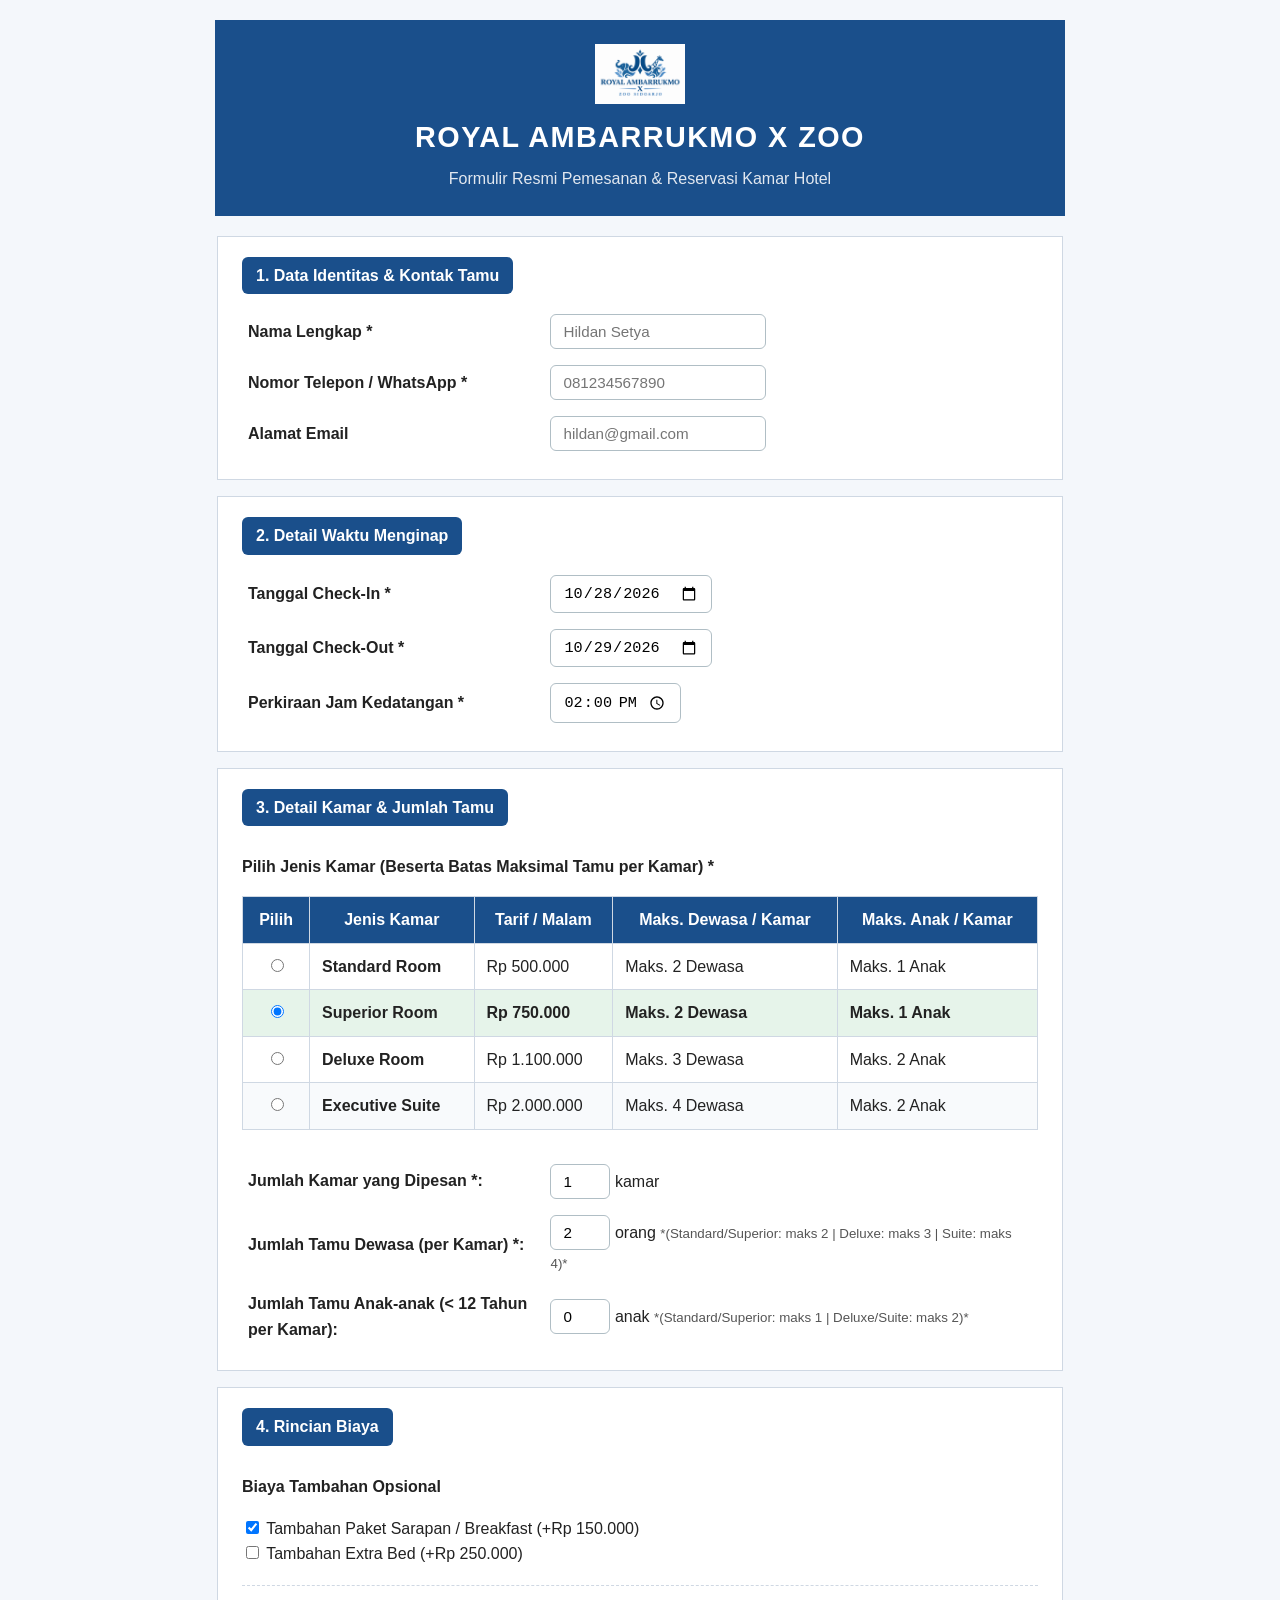
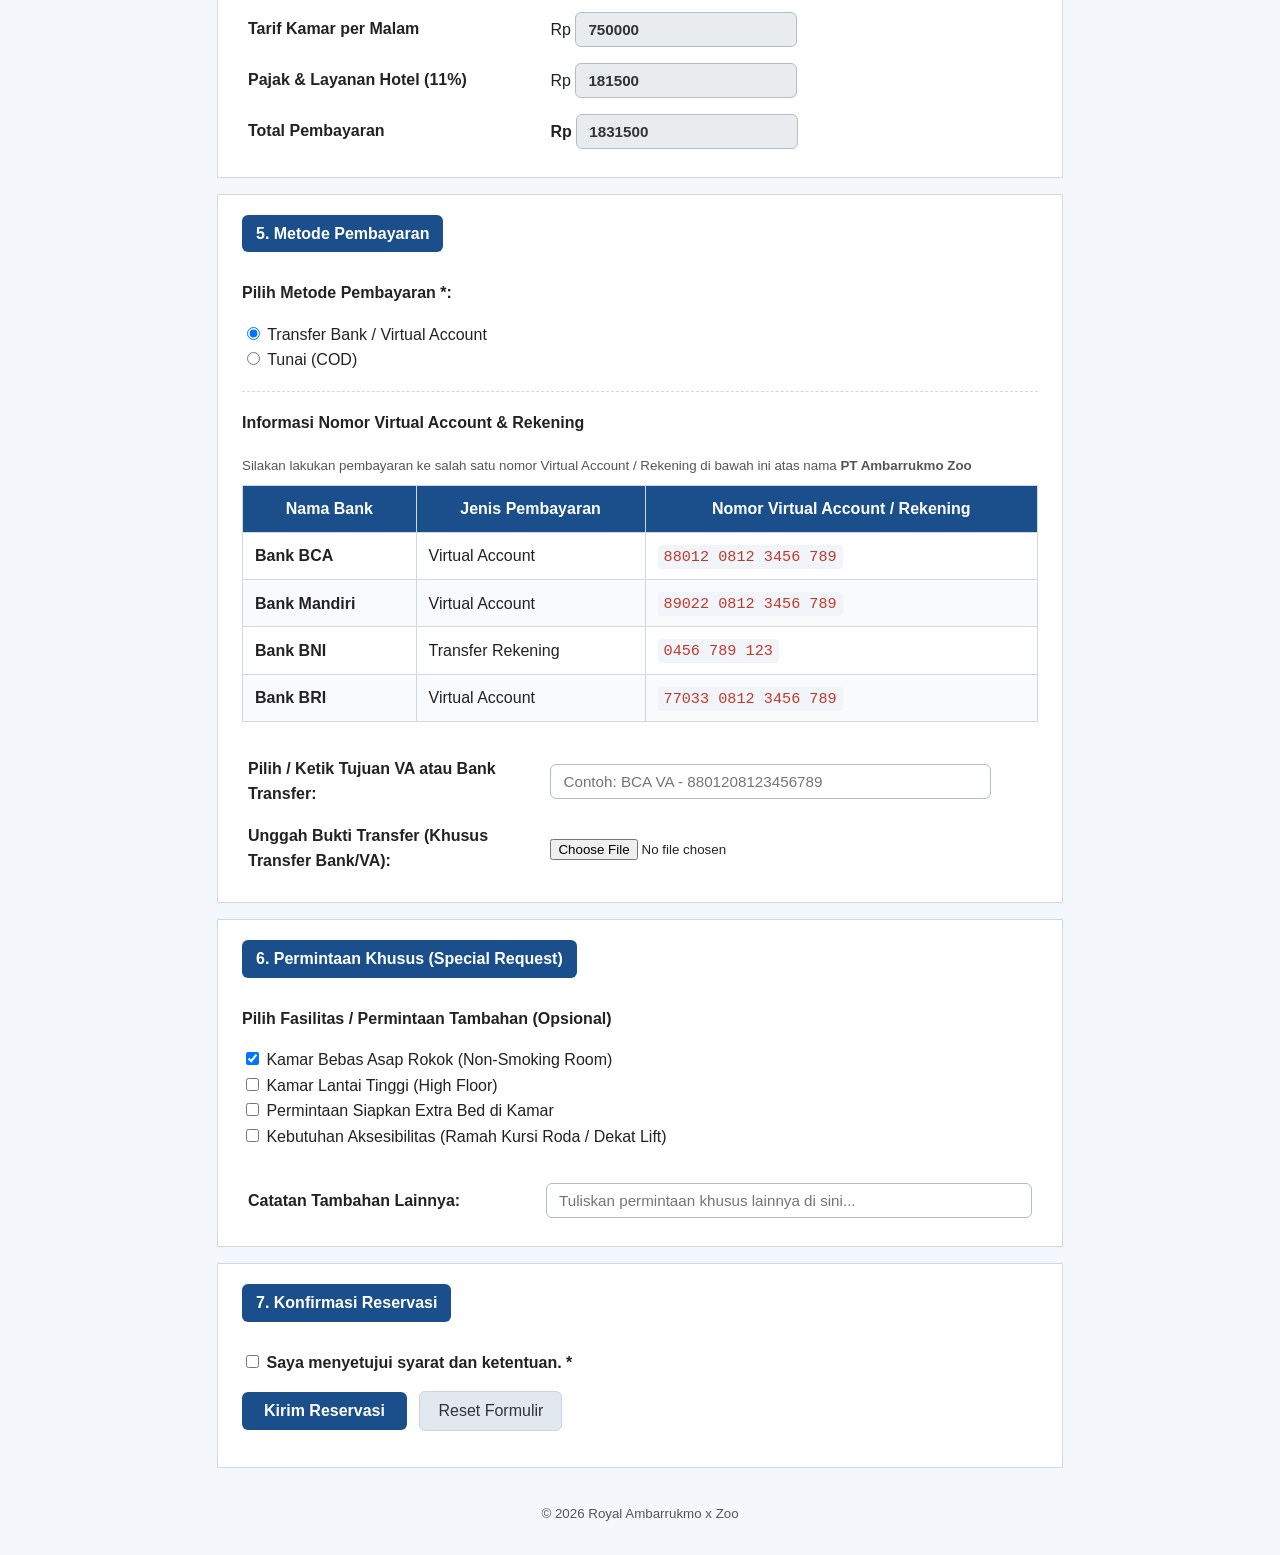
<file: index.html>
<!DOCTYPE html>
<html lang="id">

<head>
  <meta charset="UTF-8">
  <meta name="viewport" content="width=device-width, initial-scale=1.0">
  <title>Formulir Reservasi Kamar - Royal Ambarrukmo Sidoarjo</title>
  <link rel="stylesheet" href="css/style.css">
</head>

<body>

  <header>
    <img src="foto/royal.png" alt="Logo Hotel" class="logo-hotel">
    <h1>ROYAL AMBARRUKMO X ZOO</h1>
    <p>Formulir Resmi Pemesanan &amp; Reservasi Kamar Hotel</p>
  </header>

  <hr>

  <main>
    <form id="form-reservasi" action="berhasil.html" method="get">
      <fieldset>
        <caption><strong>1. Data Identitas &amp; Kontak Tamu</strong></caption>
        <table>
          <tr>
            <td><label for="nama_lengkap">Nama Lengkap *</label></td>
            <td>
              <input type="text" id="nama_lengkap" name="nama_lengkap" placeholder="Hildan Setya" required minlength="3"
                maxlength="60">
            </td>
          </tr>
          <tr>
            <td><label for="telepon">Nomor Telepon / WhatsApp *</label></td>
            <td>
              <input type="tel" id="telepon" name="telepon" placeholder="081234567890" pattern="[0-9+]{10,15}" required>
            </td>
          </tr>
          <tr>
            <td><label for="email">Alamat Email</label></td>
            <td>
              <input type="email" id="email" name="email" placeholder="hildan@gmail.com" autocomplete="email">
            </td>
          </tr>
        </table>
      </fieldset>

      <br>

      <fieldset>
        <caption><strong>2. Detail Waktu Menginap</strong></caption>
        <table>
          <tr>
            <td><label for="tgl_checkin">Tanggal Check-In *</label></td>
            <td>
              <input type="date" id="tgl_checkin" name="tgl_checkin" min="2026-10-28" value="2026-10-28" required>
            </td>
          </tr>
          <tr>
            <td><label for="tgl_checkout">Tanggal Check-Out *</label></td>
            <td>
              <input type="date" id="tgl_checkout" name="tgl_checkout" min="2026-10-28" value="2026-10-29" required>
            </td>
          </tr>
          <tr>
            <td><label for="jam_datang">Perkiraan Jam Kedatangan *</label></td>
            <td>
              <input type="time" id="jam_datang" name="jam_datang" value="14:00" required>
            </td>
          </tr>
        </table>
      </fieldset>

      <br>

      <fieldset>
        <caption><strong>3. Detail Kamar &amp; Jumlah Tamu</strong></caption>
        <p><strong>Pilih Jenis Kamar (Beserta Batas Maksimal Tamu per Kamar) *</strong></p>

        <table border="1">
          <thead>
            <tr>
              <th>Pilih</th>
              <th>Jenis Kamar</th>
              <th>Tarif / Malam</th>
              <th>Maks. Dewasa / Kamar</th>
              <th>Maks. Anak / Kamar</th>
            </tr>
          </thead>
          <tbody>
            <tr>
              <td align="center">
                <input type="radio" id="kamar_standard" name="jenis_kamar" value="Standard" required>
              </td>
              <td><label for="kamar_standard"><strong>Standard Room</strong></label></td>
              <td>Rp 500.000</td>
              <td>Maks. 2 Dewasa</td>
              <td>Maks. 1 Anak</td>
            </tr>
            <tr>
              <td align="center">
                <input type="radio" id="kamar_superior" name="jenis_kamar" value="Superior" checked>
              </td>
              <td><label for="kamar_superior"><strong>Superior Room</strong></label></td>
              <td>Rp 750.000</td>
              <td>Maks. 2 Dewasa</td>
              <td>Maks. 1 Anak</td>
            </tr>
            <tr>
              <td align="center">
                <input type="radio" id="kamar_deluxe" name="jenis_kamar" value="Deluxe">
              </td>
              <td><label for="kamar_deluxe"><strong>Deluxe Room</strong></label></td>
              <td>Rp 1.100.000</td>
              <td>Maks. 3 Dewasa</td>
              <td>Maks. 2 Anak</td>
            </tr>
            <tr>
              <td align="center">
                <input type="radio" id="kamar_suite" name="jenis_kamar" value="Suite">
              </td>
              <td><label for="kamar_suite"><strong>Executive Suite</strong></label></td>
              <td>Rp 2.000.000</td>
              <td>Maks. 4 Dewasa</td>
              <td>Maks. 2 Anak</td>
            </tr>
          </tbody>
        </table>

        <br>

        <table>
          <tr>
            <td><label for="jumlah_kamar">Jumlah Kamar yang Dipesan *:</label></td>
            <td>
              <input type="number" id="jumlah_kamar" name="jumlah_kamar" min="1" max="5" value="1" required> kamar
            </td>
          </tr>
          <tr>
            <td><label for="tamu_dewasa">Jumlah Tamu Dewasa (per Kamar) *:</label></td>
            <td>
              <input type="number" id="tamu_dewasa" name="tamu_dewasa" min="1" max="4" value="2" required> orang
              <small>*(Standard/Superior: maks 2 | Deluxe: maks 3 | Suite: maks 4)*</small>
            </td>
          </tr>
          <tr>
            <td><label for="tamu_anak">Jumlah Tamu Anak-anak (&lt; 12 Tahun per Kamar):</label></td>
            <td>
              <input type="number" id="tamu_anak" name="tamu_anak" min="0" max="2" value="0"> anak
              <small>*(Standard/Superior: maks 1 | Deluxe/Suite: maks 2)*</small>
            </td>
          </tr>
        </table>
      </fieldset>

      <br>

      <fieldset>
        <caption><strong>4. Rincian Biaya</strong></caption>
        <p><strong>Biaya Tambahan Opsional</strong></p>
        <label>
          <input type="checkbox" name="biaya_tambahan" value="sarapan_buffet" checked>
          Tambahan Paket Sarapan / Breakfast (+Rp 150.000)
        </label><br>
        <label>
          <input type="checkbox" name="biaya_tambahan" value="extra_bed">
          Tambahan Extra Bed (+Rp 250.000)
        </label>

        <hr>

        <table>
          <tr>
            <td><label for="tarif_malam">Tarif Kamar per Malam</label></td>
            <td>
              Rp <input type="number" id="tarif_malam" name="tarif_malam" value="750000" readonly>
            </td>
          </tr>
          <tr>
            <td><label for="biaya_pajak">Pajak &amp; Layanan Hotel (11%)</label></td>
            <td>
              Rp <input type="number" id="biaya_pajak" name="biaya_pajak" value="181500" readonly>
            </td>
          </tr>
          <tr>
            <td><label for="total_pembayaran"><strong>Total Pembayaran</strong></label></td>
            <td>
              <strong>Rp <input type="number" id="total_pembayaran" name="total_pembayaran" value="1831500"
                  readonly></strong>
            </td>
          </tr>
        </table>
      </fieldset>

      <br>

      <fieldset>
        <caption><strong>5. Metode Pembayaran</strong></caption>
        <p><strong>Pilih Metode Pembayaran *:</strong></p>
        <label>
          <input type="radio" name="metode_pembayaran" value="transfer_bank" required checked>
          Transfer Bank / Virtual Account
        </label><br>
        <label>
          <input type="radio" name="metode_pembayaran" value="tunai">
          Tunai (COD)
        </label>

        <hr>

        <p><strong>Informasi Nomor Virtual Account &amp; Rekening</strong></p>
        <small>Silakan lakukan pembayaran ke salah satu nomor Virtual Account / Rekening di bawah ini atas nama
          <strong>PT Ambarrukmo Zoo</strong></small>
        <table border="1" cellpadding="6" cellspacing="0">
          <thead>
            <tr>
              <th>Nama Bank</th>
              <th>Jenis Pembayaran</th>
              <th>Nomor Virtual Account / Rekening</th>
            </tr>
          </thead>
          <tbody>
            <tr>
              <td><strong>Bank BCA</strong></td>
              <td>Virtual Account</td>
              <td><code>88012 0812 3456 789</code></td>
            </tr>
            <tr>
              <td><strong>Bank Mandiri</strong></td>
              <td>Virtual Account</td>
              <td><code>89022 0812 3456 789</code></td>
            </tr>
            <tr>
              <td><strong>Bank BNI</strong></td>
              <td>Transfer Rekening</td>
              <td><code>0456 789 123</code></td>
            </tr>
            <tr>
              <td><strong>Bank BRI</strong></td>
              <td>Virtual Account</td>
              <td><code>77033 0812 3456 789</code></td>
            </tr>
          </tbody>
        </table>

        <br>

        <table>
          <tr>
            <td><label for="rekening_tujuan">Pilih / Ketik Tujuan VA atau Bank Transfer:</label></td>
            <td>
              <input type="text" id="rekening_tujuan" name="rekening_tujuan" size="45"
                placeholder="Contoh: BCA VA - 8801208123456789" list="daftar_va_hotel">
              <datalist id="daftar_va_hotel">
                <option value="BCA Virtual Account - 8801208123456789"></option>
                <option value="Mandiri Virtual Account - 8902208123456789"></option>
                <option value="BNI Transfer Rekening - 0456789123"></option>
                <option value="BRI Virtual Account - 7703308123456789"></option>
              </datalist>
            </td>
          </tr>
          <tr>
            <td><label for="bukti_transfer">Unggah Bukti Transfer (Khusus Transfer Bank/VA):</label></td>
            <td>
              <input type="file" id="bukti_transfer" name="bukti_transfer" accept="image/*,.pdf">
            </td>
          </tr>
        </table>
      </fieldset>

      <br>

      <fieldset>
        <caption><strong>6. Permintaan Khusus (Special Request)</strong></caption>
        <p><strong>Pilih Fasilitas / Permintaan Tambahan (Opsional)</strong></p>
        <label>
          <input type="checkbox" name="special_request" value="non_smoking" checked>
          Kamar Bebas Asap Rokok (Non-Smoking Room)
        </label><br>
        <label>
          <input type="checkbox" name="special_request" value="high_floor">
          Kamar Lantai Tinggi (High Floor)
        </label><br>
        <label>
          <input type="checkbox" name="special_request" value="extra_bed_req">
          Permintaan Siapkan Extra Bed di Kamar
        </label><br>
        <label>
          <input type="checkbox" name="special_request" value="aksesibilitas">
          Kebutuhan Aksesibilitas (Ramah Kursi Roda / Dekat Lift)
        </label>

        <br><br>

        <table>
          <tr>
            <td><label for="catatan_khusus">Catatan Tambahan Lainnya:</label></td>
            <td>
              <input type="text" id="catatan_khusus" name="catatan_khusus" size="50" maxlength="200"
                placeholder="Tuliskan permintaan khusus lainnya di sini...">
            </td>
          </tr>
        </table>
      </fieldset>

      <br>

      <fieldset>
        <caption><strong>7. Konfirmasi Reservasi</strong></caption>
        <p>
          <label>
            <input type="checkbox" name="persetujuan" value="setuju" required>
            <strong>Saya menyetujui syarat dan ketentuan. *</strong>
          </label>
        </p>

        <p>
          <input type="submit" value="Kirim Reservasi">
          <input type="reset" value="Reset Formulir">
        </p>
      </fieldset>

    </form>
  </main>

  <hr>

  <footer>
    <small>&copy; 2026 Royal Ambarrukmo x Zoo</small>
  </footer>

</body>

</html>
</file>
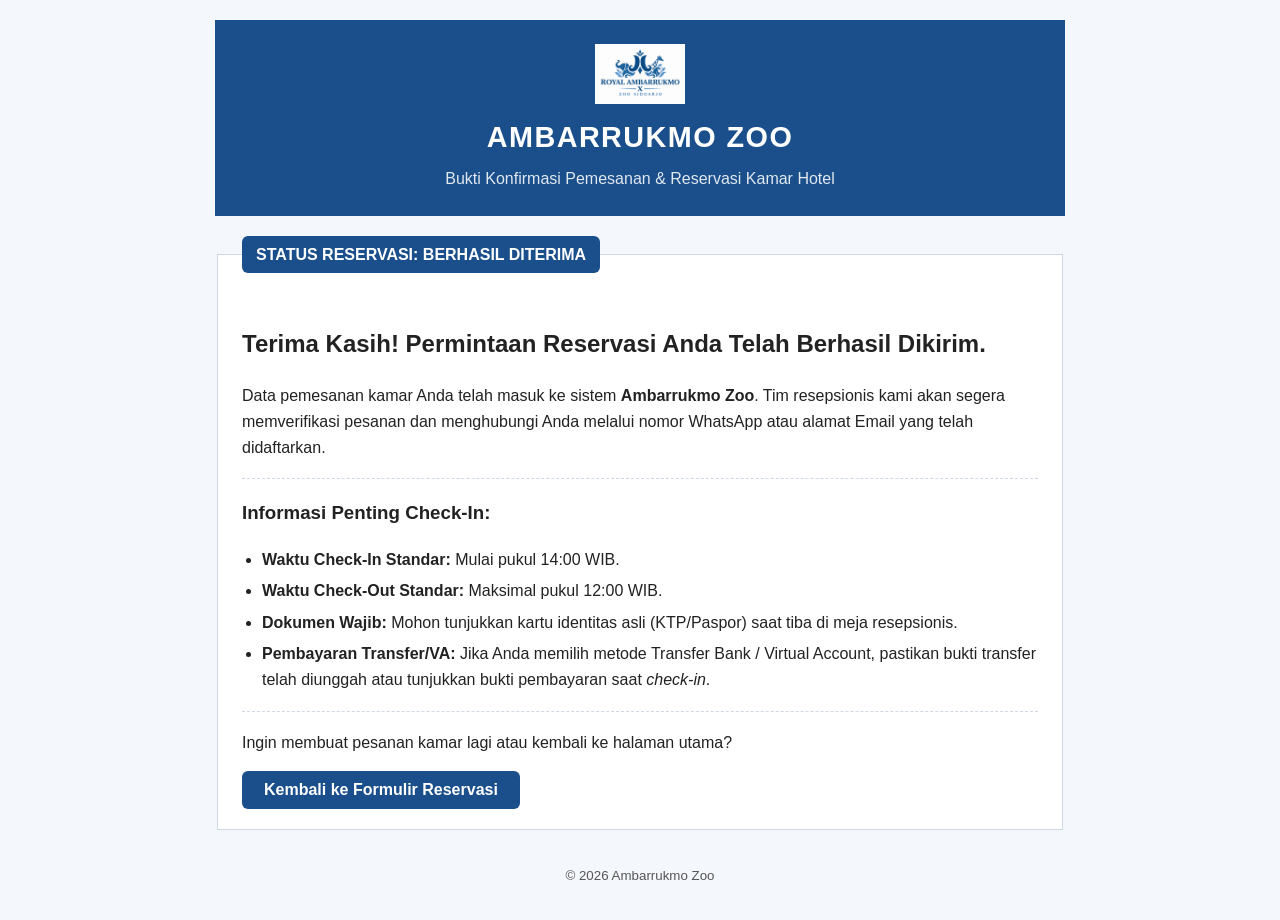
<file: berhasil.html>
<!DOCTYPE html>
<html lang="id">

<head>
  <meta charset="UTF-8">
  <meta name="viewport" content="width=device-width, initial-scale=1.0">
  <title>Formulir Reservasi Kamar - Ambarrukmo Zoo</title>
  <link rel="stylesheet" href="css/style.css">
</head>

<body>

  <header>
    <img src="foto/royal.png" alt="Logo Hotel" class="logo-hotel">
    <h1>AMBARRUKMO ZOO</h1>
    <p>Bukti Konfirmasi Pemesanan &amp; Reservasi Kamar Hotel</p>
  </header>

  <hr>

  <main>
    <fieldset>
      <legend><strong>STATUS RESERVASI: BERHASIL DITERIMA</strong></legend>

      <h2>Terima Kasih! Permintaan Reservasi Anda Telah Berhasil Dikirim.</h2>
      <p>
        Data pemesanan kamar Anda telah masuk ke sistem <strong>Ambarrukmo Zoo</strong>.
        Tim resepsionis kami akan segera memverifikasi pesanan dan menghubungi Anda melalui nomor WhatsApp atau alamat
        Email yang telah didaftarkan.
      </p>

      <hr>

      <h3>Informasi Penting Check-In:</h3>
      <ul>
        <li><strong>Waktu Check-In Standar:</strong> Mulai pukul 14:00 WIB.</li>
        <li><strong>Waktu Check-Out Standar:</strong> Maksimal pukul 12:00 WIB.</li>
        <li><strong>Dokumen Wajib:</strong> Mohon tunjukkan kartu identitas asli (KTP/Paspor) saat tiba di meja
          resepsionis.</li>
        <li><strong>Pembayaran Transfer/VA:</strong> Jika Anda memilih metode Transfer Bank / Virtual Account, pastikan
          bukti transfer telah diunggah atau tunjukkan bukti pembayaran saat <em>check-in</em>.</li>
      </ul>

      <hr>

      <p>Ingin membuat pesanan kamar lagi atau kembali ke halaman utama?</p>

      <!-- Menggunakan form sederhana untuk tombol kembali sesuai standar HTML murni -->
      <form action="index.html" method="get">
        <input type="submit" value="Kembali ke Formulir Reservasi">
      </form>
    </fieldset>
  </main>

  <hr>

  <footer>
    <small>&copy; 2026 Ambarrukmo Zoo</small>
  </footer>

</body>

</html>
</file>
<file: css/style.css>
/* =========================================================
   1. VARIABEL WARNA & PENGATURAN DASAR
   ========================================================= */
:root {
  --warna-utama: #1a4f8b;
  /* Biru elegan */
  --warna-aksen: #f39200;
  /* Oranye/emas untuk sorotan */
  --warna-latar: #f4f7fb;
  /* Abu-abu kebiruan untuk latar */
  --warna-kartu: #ffffff;
  /* Putih bersih untuk kotak fieldset */
  --warna-teks: #222222;
  /* Warna teks utama */
  --warna-garis: #cfd8e3;
  /* Warna garis tepi kotak & tabel */
}

* {
  box-sizing: border-box;
  /* Agar ukuran header tetap rapi */
}

body {
  font-family: Arial, Helvetica, sans-serif;
  font-size: 1rem;
  line-height: 1.6;
  background-color: var(--warna-latar);
  color: var(--warna-teks);
  margin: 0;
  padding: 20px;
}

/* =========================================================
   2. HEADER & TEMPAT KOSONG UNTUK LOGO
   ========================================================= */
header {
  max-width: 850px;
  margin: 0 auto 20px auto;
  padding: 24px 20px;
  background-color: var(--warna-utama);
  color: white;
  text-align: center;
  border-radius: var(--radius);
}

/* Tempat khusus Logo */
header img,
.logo-hotel {
  max-width: 90px;
  height: auto;
  display: block;
  margin: 0 auto 10px auto;
  /* Menaruh logo tepat di tengah atas judul */
}

header h1 {
  margin: 0;
  font-size: 1.8rem;
  letter-spacing: 0.05em;
}

header p {
  margin: 6px 0 0 0;
  color: #e2e8f0;
}

/* Menyembunyikan garis <hr> di luar main karena sudah diganti kartu */
body>hr {
  display: none;
}

/* =========================================================
   3. KONTEN UTAMA & KARTU FIELDSET
   ========================================================= */
main {
  max-width: 850px;
  margin: 0 auto;
}

fieldset {
  background-color: var(--warna-kartu);
  border: 1px solid var(--warna-garis);
  border-radius: var(--radius);
  padding: 20px 24px;
  margin-bottom: 16px;
}

/* Menghilangkan jarak berlebih dari tag <br> antar fieldset */
main>form>br {
  display: none;
}

legend,
fieldset>strong:first-child {
  display: inline-block;
  background-color: var(--warna-utama);
  color: white;
  padding: 6px 14px;
  border-radius: 6px;
  font-size: 1rem;
  margin-bottom: 12px;
}

fieldset hr {
  border: none;
  border-top: 1px dashed var(--warna-garis);
  margin: 18px 0;
}

/* =========================================================
   4. PENGATURAN TABEL
   ========================================================= */
/* Tabel tata letak form (tanpa border) */
table {
  width: 100%;
  border-collapse: collapse;
}

td {
  padding: 8px 6px;
  vertical-align: middle;
}

/* Lebar kolom label sebelah kiri pada tabel form */
table:not([border="1"]) td:first-child {
  width: 38%;
  font-weight: bold;
}

/* Tabel Data Berbingkai (Tabel Jenis Kamar & Tabel VA Bank) */
table[border="1"] {
  border: 1px solid var(--warna-garis);
  margin-top: 8px;
}

table[border="1"] th,
table[border="1"] td {
  border: 1px solid var(--warna-garis);
  padding: 10px 12px;
  text-align: left;
}

table[border="1"] th {
  background-color: var(--warna-utama);
  color: white;
  text-align: center;
}

table[border="1"] td[align="center"] {
  text-align: center;
}

table[border="1"] tbody tr:nth-child(even) {
  background-color: #f8fafc;
}

table[border="1"] tbody tr:hover {
  background-color: #fff3d6;
}

table[border="1"] tbody tr:has(input:checked) {
  background-color: #e6f4ea;
  font-weight: bold;
}

/* =========================================================
   5. ELEMEN INPUT & TOMBOL
   ========================================================= */
input[type="text"],
input[type="tel"],
input[type="email"],
input[type="date"],
input[type="time"],
input[type="number"] {
  padding: 8px 12px;
  border: 1px solid #b0bec5;
  border-radius: 6px;
  font-size: 0.95rem;
}

input:focus {
  outline: 2px solid var(--warna-utama);
  border-color: var(--warna-utama);
}

input[readonly] {
  background-color: #e9ecef;
  color: #333333;
  font-weight: bold;
  cursor: not-allowed;
}

input[type="submit"] {
  background-color: var(--warna-utama);
  color: white;
  border: none;
  padding: 10px 22px;
  font-size: 1rem;
  font-weight: bold;
  border-radius: 6px;
  cursor: pointer;
}

input[type="submit"]:hover {
  background-color: #123866;
}

input[type="reset"] {
  background-color: #e2e8f0;
  color: #333333;
  border: 1px solid #cbd5e1;
  padding: 10px 18px;
  font-size: 1rem;
  border-radius: 6px;
  cursor: pointer;
  margin-left: 8px;
}

input[type="reset"]:hover {
  background-color: #cbd5e1;
}

/* =========================================================
   6. ELEMEN PENDUKUNG (CODE, SMALL, LIST & FOOTER)
   ========================================================= */
code {
  background-color: #f1f5f9;
  color: #c0392b;
  padding: 3px 6px;
  border-radius: 4px;
  font-size: 0.95rem;
}

small {
  color: #555555;
}

ul {
  padding-left: 20px;
}

li {
  margin-bottom: 6px;
}

footer {
  max-width: 850px;
  margin: 20px auto 0 auto;
  text-align: center;
  color: #666666;
  padding: 12px;
}
</file>
